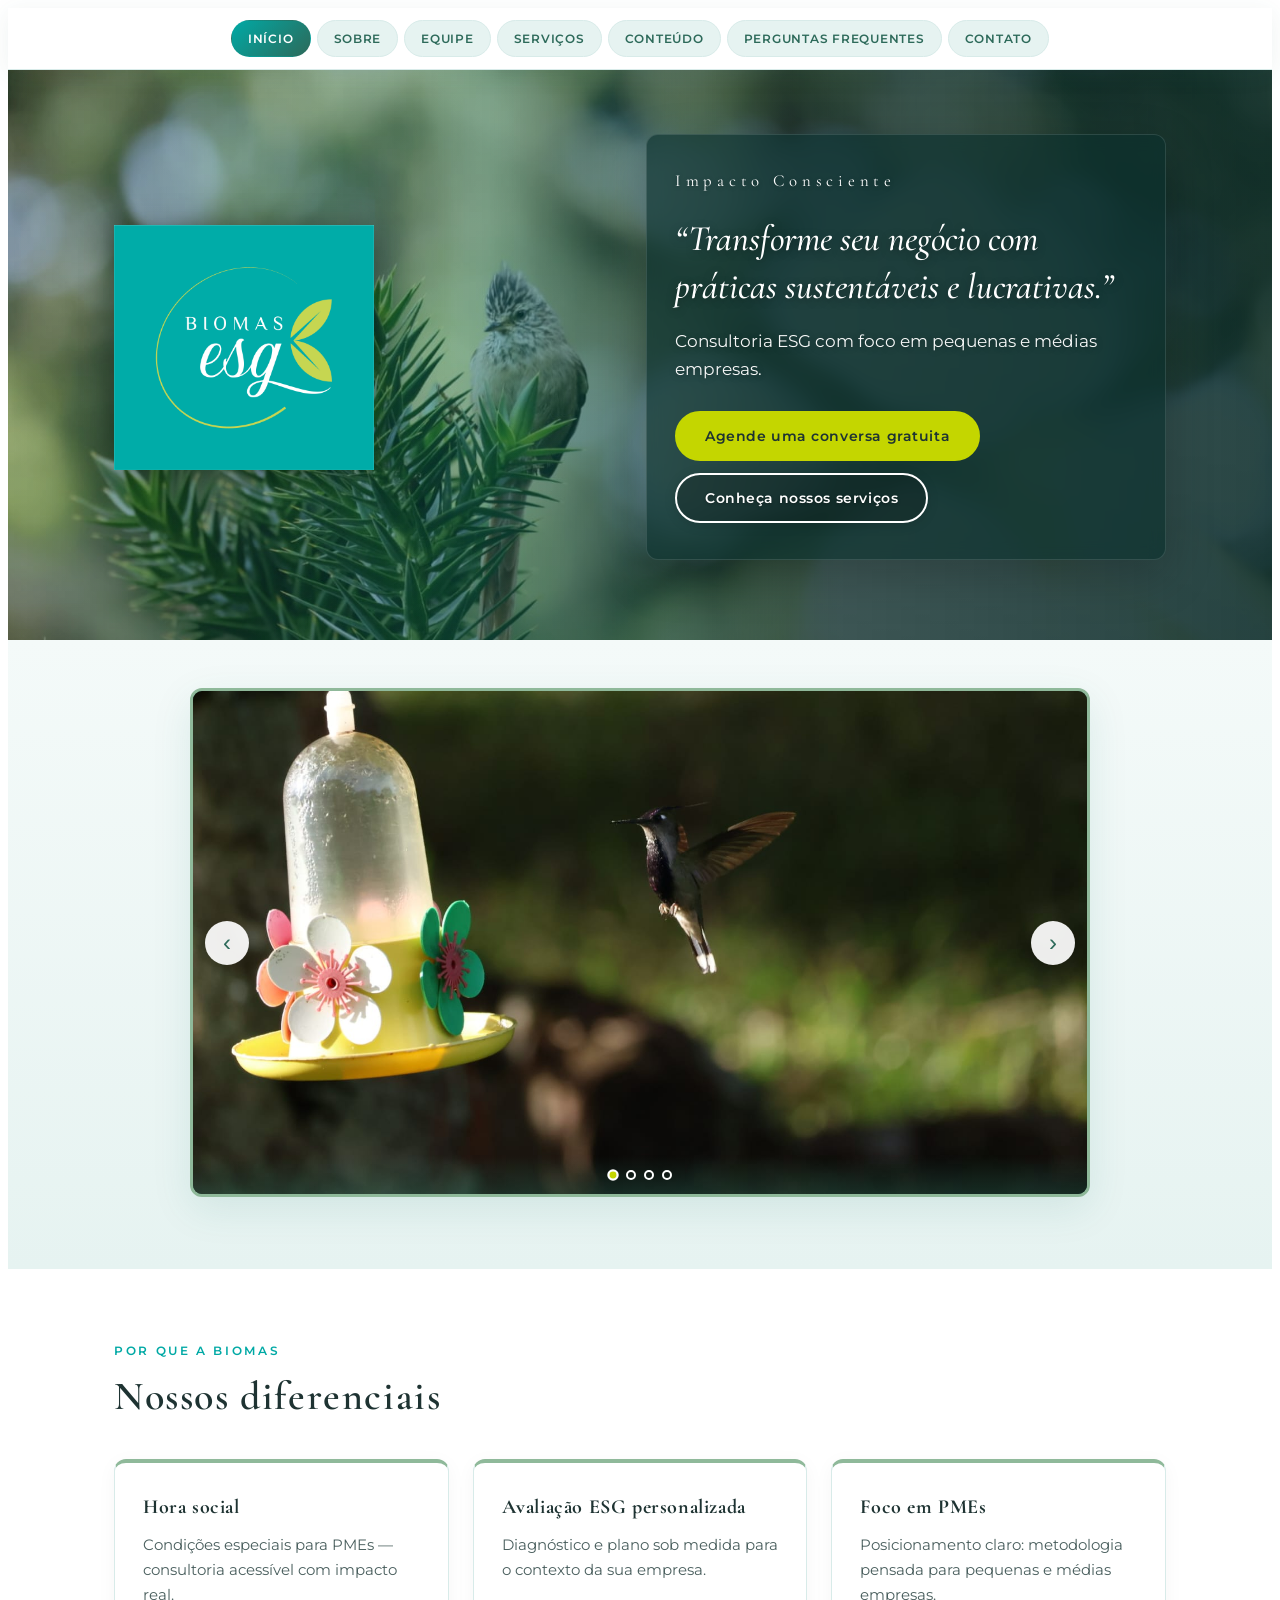
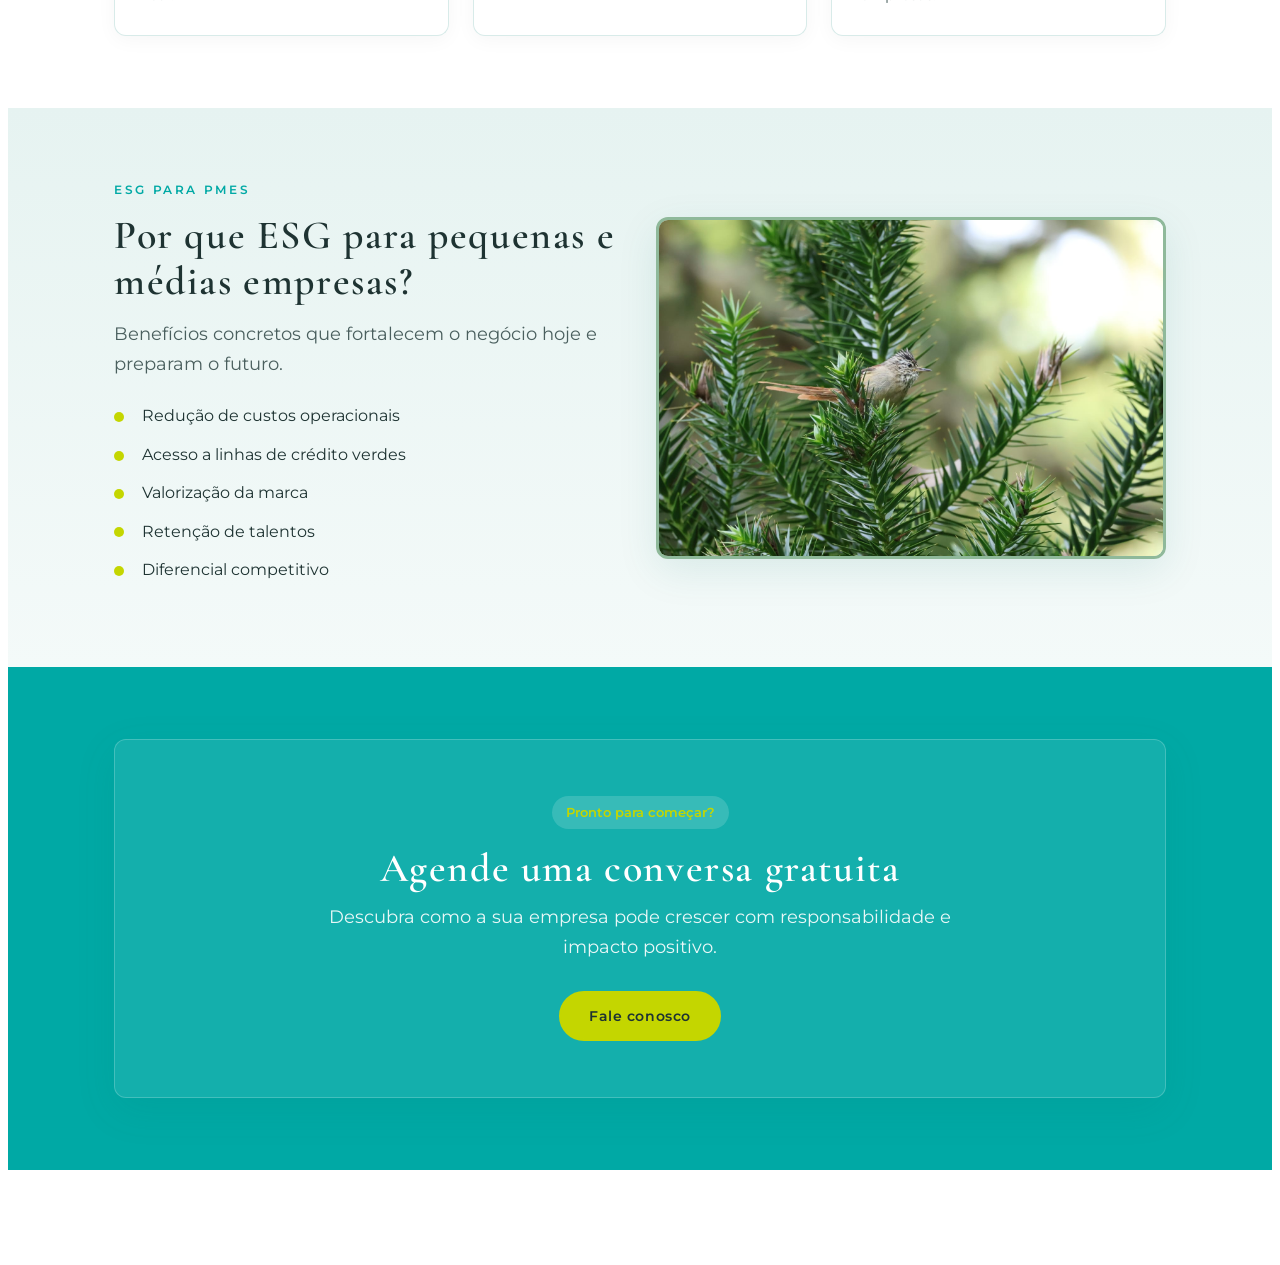
<file: index.html>
<!DOCTYPE html>
<html lang="pt-BR">
<head>
  <meta charset="UTF-8">
  <meta http-equiv="refresh" content="0; url=site/index.html">
  <title>BIOMAS esg</title>
  <link rel="canonical" href="site/index.html">
</head>
<body>
  <p><a href="site/index.html">Abrir site BIOMAS esg</a></p>
</body>
</html>
</file>
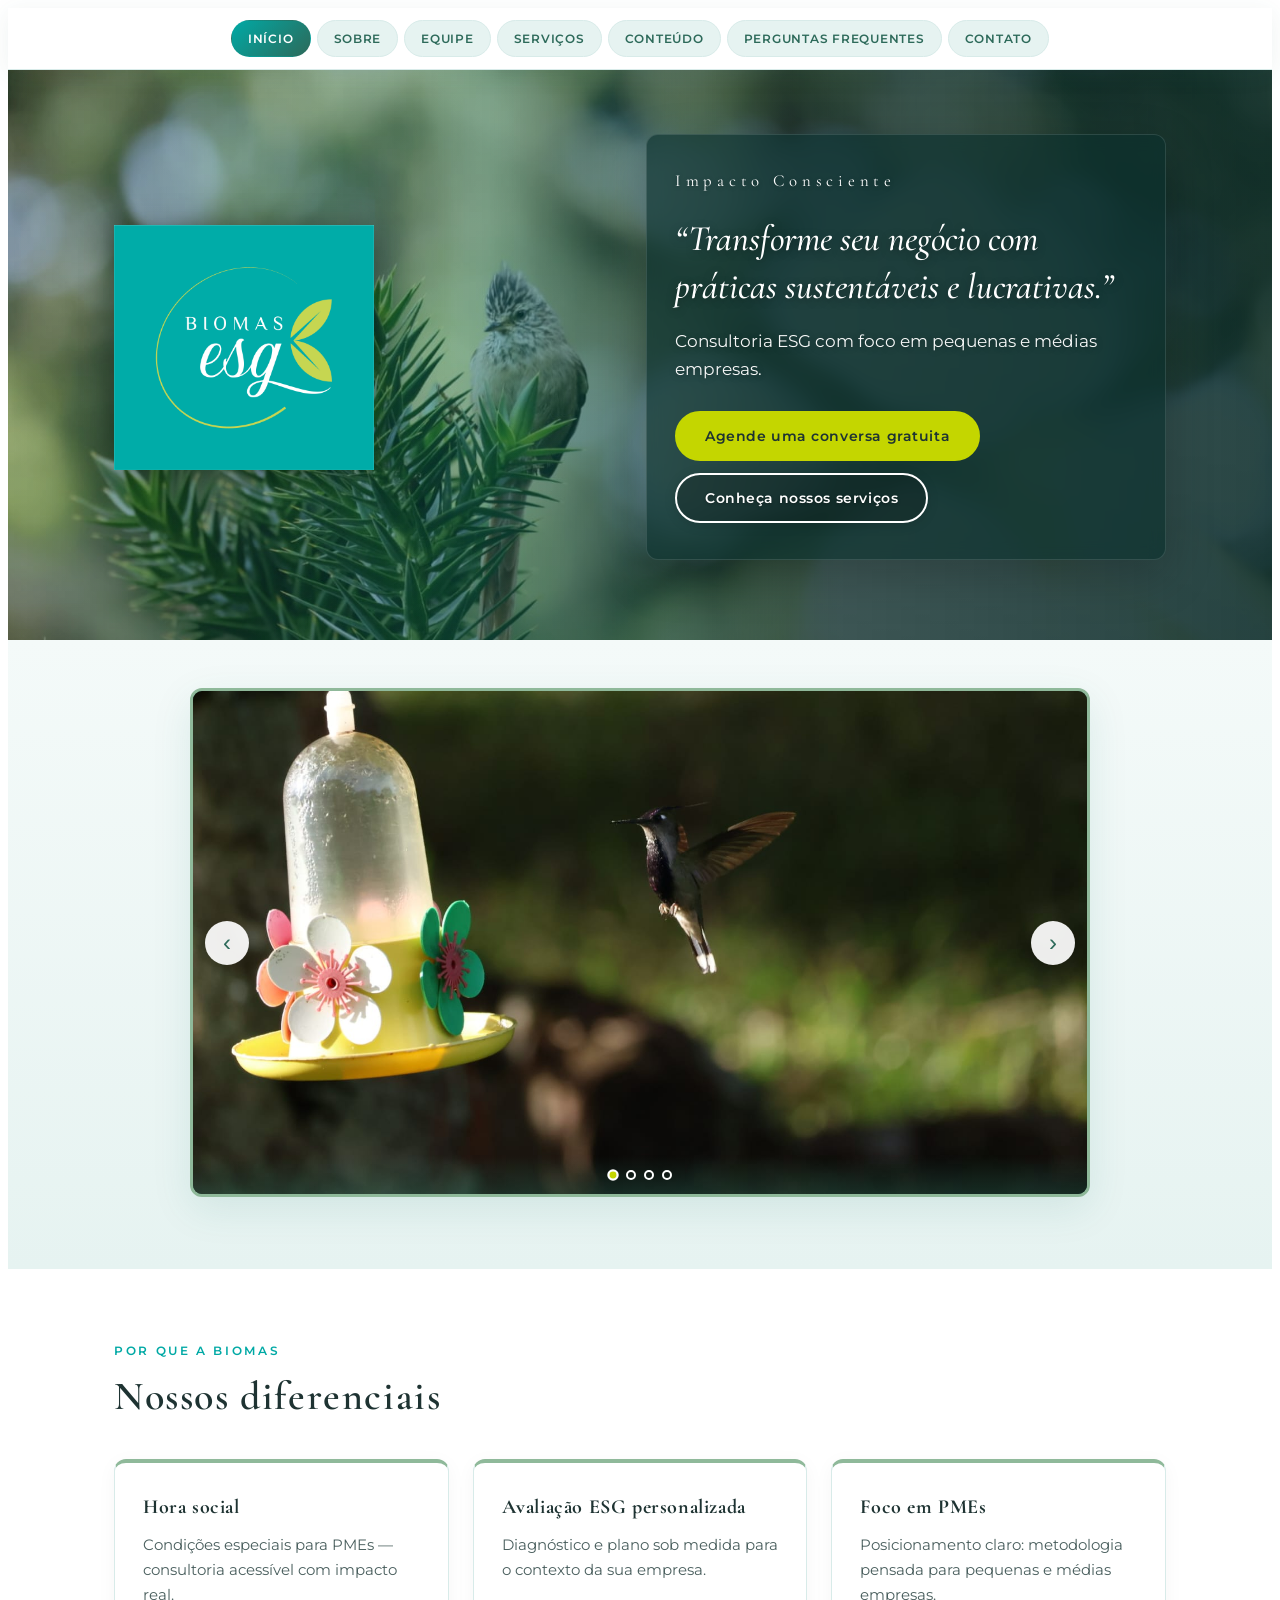
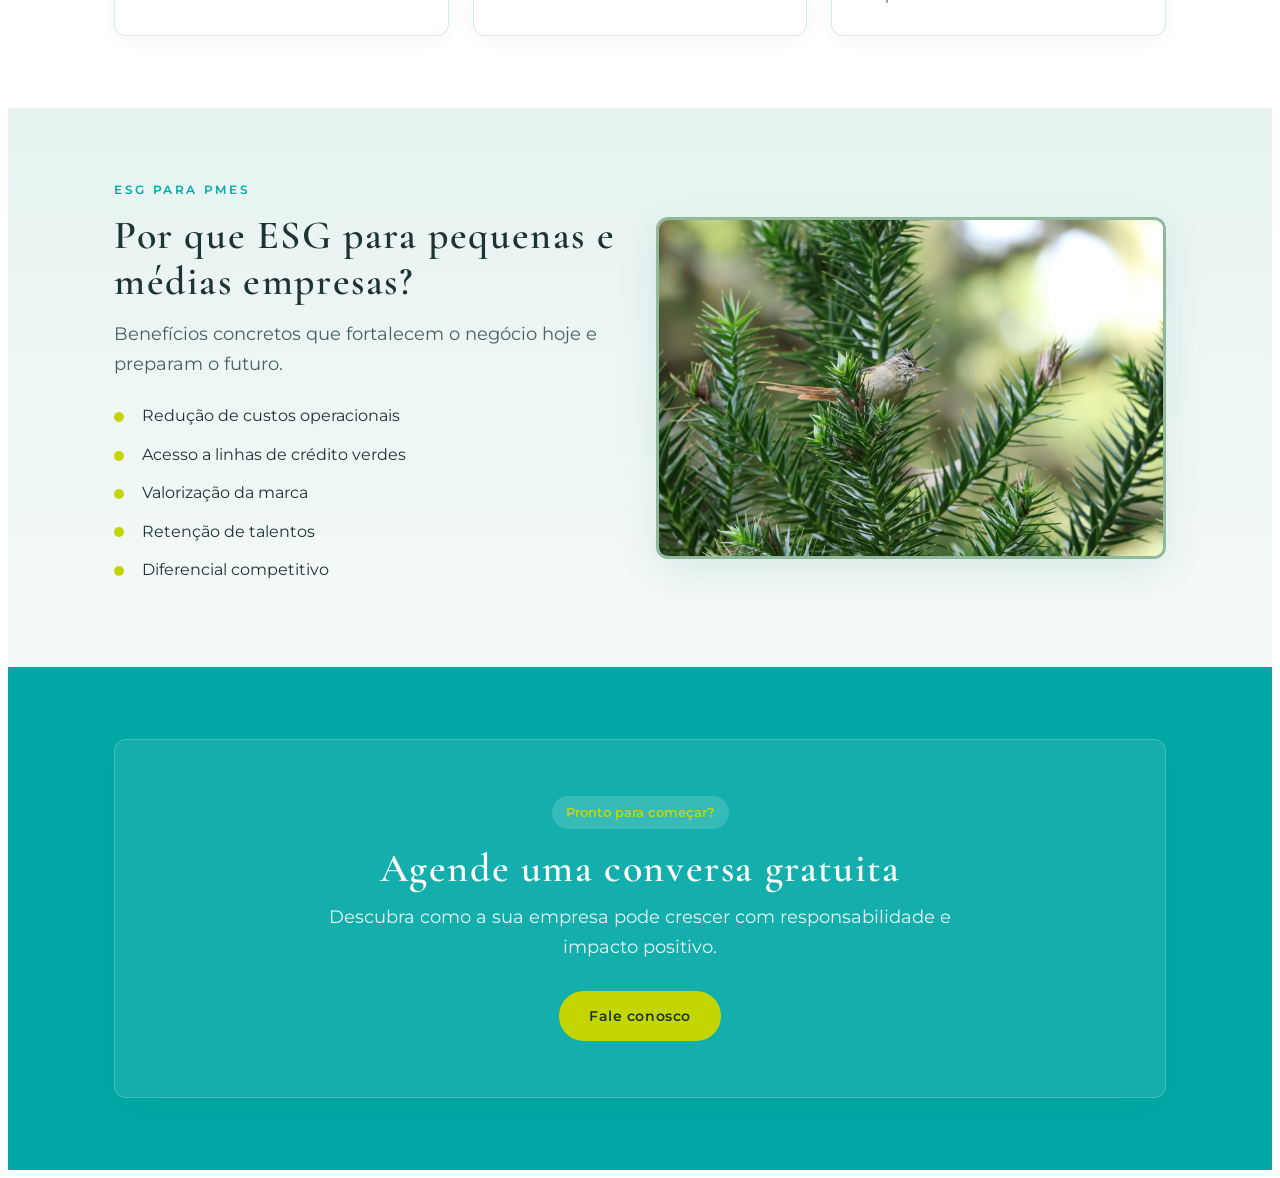
<file: site/index.html>
<!DOCTYPE html>
<html lang="pt-BR">
<head>
  <meta charset="UTF-8">
  <meta name="viewport" content="width=device-width, initial-scale=1.0">
  <title>BIOMAS esg — Consultoria ESG para PMEs</title>
  <meta name="description" content="Consultoria ESG com foco em pequenas e médias empresas. Impacto consciente.">
  <link rel="preconnect" href="https://fonts.googleapis.com">
  <link rel="preconnect" href="https://fonts.gstatic.com" crossorigin>
  <link href="https://fonts.googleapis.com/css2?family=Cormorant+Garamond:ital,wght@0,500;0,600;1,500&family=Montserrat:wght@400;500;600;700&display=swap" rel="stylesheet">
  <link rel="stylesheet" href="css/biomas.css">
</head>
<body>
  <div class="biomas" id="biomas-site">

    <nav class="bio-nav-wrap" aria-label="Navegação principal">
      <div class="bio-main-tabs" role="tablist">
        <button type="button" role="tab" class="is-active" data-bio-main-tab="inicio" aria-selected="true">Início</button>
        <button type="button" role="tab" data-bio-main-tab="sobre" aria-selected="false">Sobre</button>
        <button type="button" role="tab" data-bio-main-tab="equipe" aria-selected="false">Equipe</button>
        <button type="button" role="tab" data-bio-main-tab="servicos" aria-selected="false">Serviços</button>
        <button type="button" role="tab" data-bio-main-tab="conteudo" aria-selected="false">Conteúdo</button>
        <button type="button" role="tab" data-bio-main-tab="faq" aria-selected="false">Perguntas frequentes</button>
        <button type="button" role="tab" data-bio-main-tab="contato" aria-selected="false">Contato</button>
      </div>
    </nav>

    <!-- ========== INÍCIO ========== -->
    <div class="bio-tab-panel is-active" data-bio-main-panel="inicio" role="tabpanel">

      <header class="bio-hero">
        <img class="bio-hero__bg" src="../imagens/passaros-01.jpeg" alt="" width="1920" height="1080">
        <div class="bio-container bio-hero__layout">
          <div class="bio-hero__brand">
            <img class="bio-hero__logo" src="../imagens/logo-principal.png" alt="BIOMAS esg — impacto consciente" width="260">
          </div>
          <div class="bio-hero__content">
            <p class="bio-hero__tagline">Impacto Consciente</p>
            <p class="bio-hero__headline">“Transforme seu negócio com práticas sustentáveis e lucrativas.”</p>
            <p class="bio-hero__sub">Consultoria ESG com foco em pequenas e médias empresas.</p>
            <div class="bio-btn-group">
              <button type="button" class="bio-btn bio-btn--lime" data-bio-main-tab="contato">Agende uma conversa gratuita</button>
              <button type="button" class="bio-btn bio-btn--outline" data-bio-main-tab="servicos">Conheça nossos serviços</button>
            </div>
          </div>
        </div>
      </header>

      <section class="bio-carousel-section" aria-label="Galeria de aves">
        <div class="bio-container">
          <div class="bio-carousel" data-bio-carousel>
            <div class="bio-carousel__viewport">
              <div class="bio-carousel__track">
                <div class="bio-carousel__slide"><img src="../imagens/passaros-06.jpeg" alt="" width="900" height="506"></div>
                <div class="bio-carousel__slide"><img src="../imagens/passaros-07.jpeg" alt="" width="900" height="506"></div>
                <div class="bio-carousel__slide"><img src="../imagens/passaros-08.jpeg" alt="" width="900" height="506"></div>
                <div class="bio-carousel__slide"><img src="../imagens/passaros-09.jpeg" alt="" width="900" height="506"></div>
              </div>
            </div>
            <button type="button" class="bio-carousel__btn bio-carousel__btn--prev" aria-label="Imagem anterior">‹</button>
            <button type="button" class="bio-carousel__btn bio-carousel__btn--next" aria-label="Próxima imagem">›</button>
            <div class="bio-carousel__dots" aria-hidden="true"></div>
          </div>
        </div>
      </section>

      <section class="bio-section">
        <div class="bio-container">
          <p class="bio-eyebrow">Por que a BIOMAS</p>
          <h2 class="bio-title">Nossos diferenciais</h2>
          <div class="bio-grid bio-grid--3" style="margin-top: 40px;">
            <article class="bio-card bio-card--accent bio-card--nature">
              <h3>Hora social</h3>
              <p>Condições especiais para PMEs — consultoria acessível com impacto real.</p>
            </article>
            <article class="bio-card bio-card--accent bio-card--nature">
              <h3>Avaliação ESG personalizada</h3>
              <p>Diagnóstico e plano sob medida para o contexto da sua empresa.</p>
            </article>
            <article class="bio-card bio-card--accent bio-card--nature">
              <h3>Foco em PMEs</h3>
              <p>Posicionamento claro: metodologia pensada para pequenas e médias empresas.</p>
            </article>
          </div>
        </div>
      </section>

      <section class="bio-section bio-section--nature">
        <div class="bio-container bio-split-visual">
          <div>
            <p class="bio-eyebrow">ESG para PMEs</p>
            <h2 class="bio-title">Por que ESG para pequenas e médias empresas?</h2>
            <p class="bio-lead">Benefícios concretos que fortalecem o negócio hoje e preparam o futuro.</p>
            <ul class="bio-list">
              <li>Redução de custos operacionais</li>
              <li>Acesso a linhas de crédito verdes</li>
              <li>Valorização da marca</li>
              <li>Retenção de talentos</li>
              <li>Diferencial competitivo</li>
            </ul>
          </div>
          <div class="bio-split-visual__img">
            <img src="../imagens/passaros-02.jpeg" alt="" width="600" height="450">
          </div>
        </div>
      </section>

      <section class="bio-section bio-section--teal">
        <div class="bio-container">
          <div class="bio-cta-box" style="background: rgba(255,255,255,0.08); border-color: rgba(255,255,255,0.2); color: var(--bio-white);">
            <span class="bio-pill">Pronto para começar?</span>
            <h2 class="bio-title" style="color: inherit;">Agende uma conversa gratuita</h2>
            <p class="bio-lead" style="margin: 0 auto 28px; color: rgba(255,255,255,0.9);">Descubra como a sua empresa pode crescer com responsabilidade e impacto positivo.</p>
            <button type="button" class="bio-btn bio-btn--lime" data-bio-main-tab="contato">Fale conosco</button>
          </div>
        </div>
      </section>
    </div>

    <!-- ========== SOBRE ========== -->
    <div class="bio-tab-panel" data-bio-main-panel="sobre" role="tabpanel">
      <section class="bio-section bio-section--soft">
        <div class="bio-container">
          <div class="bio-visual-banner">
            <img src="../imagens/passaros-03.jpeg" alt="" width="1100" height="220">
          </div>
          <p class="bio-eyebrow">Sobre nós</p>
          <h2 class="bio-title">Propósito, missão e visão</h2>
          <div class="bio-grid bio-grid--2" style="margin-top: 40px;">
            <article class="bio-card bio-card--nature">
              <h3>Propósito</h3>
              <p>Impulsionar a transformação sustentável, engajando empresas na criação de experiências que gerem valor ambiental, social e emocional para as pessoas.</p>
            </article>
            <article class="bio-card bio-card--nature">
              <h3>Missão</h3>
              <p>Transformar empresas em um motor de desenvolvimento socioeconômico, cocriando soluções criativas e acessíveis em empresas comprometidas com a ética, a sustentabilidade e o bem-estar das pessoas.</p>
            </article>
            <article class="bio-card bio-card--nature" style="grid-column: 1 / -1;">
              <h3>Visão</h3>
              <p>Ser reconhecida como agente transformador, capacitando pessoas e empresas para um futuro sustentável, inclusivo e consciente.</p>
            </article>
          </div>
          <p class="bio-quote">Nós unimos técnica, propósito e visão sistêmica para transformar negócios em agentes de impacto positivo — com sustentabilidade, ética e inovação no centro da estratégia.</p>
        </div>
      </section>
    </div>

    <!-- ========== EQUIPE ========== -->
    <div class="bio-tab-panel" data-bio-main-panel="equipe" role="tabpanel">
      <section class="bio-section bio-section--earth">
        <div class="bio-container">
          <p class="bio-eyebrow">Equipe</p>
          <h2 class="bio-title">Quem faz a <span class="bio-brand-word">BIOMAS</span></h2>
          <div class="bio-grid bio-grid--2" style="margin-top: 40px;">
            <article class="bio-card bio-team-card bio-team-card--camila">
              <div class="bio-team-photo-frame">
                <img class="bio-team-photo bio-team-photo--person" src="../imagens/Camila.png" alt="Camila — cofundadora BIOMAS esg" width="400" height="533">
              </div>
              <h3>Camila</h3>
              <p>Camila é uma exploradora nata: apaixonada por viagens, observadora de aves e entusiasta de culturas e paisagens naturais. Engenheira Civil formada desde 2008, construiu uma sólida carreira nas áreas industriais e comerciais, com destaque para seus 11 anos de atuação no setor metroferroviário.</p>
              <p>Sua jornada em sustentabilidade começou em 2011, com uma pós-graduação em Gestão Ambiental, evoluindo para um MBA em ESG (Environmental, Social and Governance) e diversas formações complementares em temas como Economia Circular, Energy Zero, Construções Sustentáveis, Gestão de Riscos, Portfólio e Design de Futuro.</p>
              <p>Camila une técnica e propósito, conectando sua vivência profissional com uma visão sistêmica e ética para transformar o turismo e os negócios em experiências mais sustentáveis, inclusivas e regenerativas.</p>
            </article>
            <article class="bio-card bio-team-card bio-team-card--yara">
              <div class="bio-team-photo-frame">
                <img class="bio-team-photo bio-team-photo--person" src="../imagens/Yara.png" alt="Yara — cofundadora BIOMAS esg" width="400" height="533">
              </div>
              <h3>Yara</h3>
              <p>Yara é movida pela curiosidade e pelo respeito: uma admiradora da diversidade de histórias, culturas e perspectivas, que combina sua paixão pelo novo com uma reverência pelas tradições. Advogada corporativa com mais de uma década de atuação, é especialista em Direito Empresarial, Startups e Governança Corporativa.</p>
              <p>Com uma trajetória sólida no mercado financeiro e uma atuação marcante no ecossistema empreendedor, Yara domina a arte de transformar ideias em negócios viáveis. Atua estrategicamente em todas as fases do ciclo de vida empresarial, oferecendo soluções jurídicas personalizadas, alinhadas às necessidades e à identidade de cada negócio.</p>
              <p>Seu olhar técnico é complementado por uma escuta ativa e uma visão sistêmica, tornando-a uma parceira essencial na construção de empresas resilientes, éticas e inovadoras.</p>
            </article>
          </div>
        </div>
      </section>
    </div>

    <!-- ========== SERVIÇOS ========== -->
    <div class="bio-tab-panel" data-bio-main-panel="servicos" role="tabpanel">
      <section class="bio-section">
        <div class="bio-container">
          <p class="bio-eyebrow">Serviços</p>
          <h2 class="bio-title">Nossa Jornada ESG</h2>
          <div class="bio-intro-services">
            <p class="bio-lead" style="max-width: none; margin-bottom: 12px;">Do diagnóstico à comunicação estratégica, guiamos sua empresa em cada passo rumo à sustentabilidade. Metodologia desenvolvida para PMEs que desejam integrar práticas ESG de forma acessível, prática e com impacto real.</p>
            <p style="font-style: italic; color: var(--bio-teal); margin: 0;"><strong>Jornada flexível e personalizada</strong> — Acreditamos que toda empresa pode evoluir com responsabilidade.</p>
          </div>

          <div class="bio-service-tabs-wrap">
            <div class="bio-service-tabs" role="tablist" aria-label="Serviços ESG">
              <button type="button" role="tab" class="is-active" data-bio-service-tab="diagnostico" aria-selected="true">Diagnóstico</button>
              <button type="button" role="tab" data-bio-service-tab="planejamento" aria-selected="false">Planejamento</button>
              <button type="button" role="tab" data-bio-service-tab="governanca" aria-selected="false">Governança</button>
              <button type="button" role="tab" data-bio-service-tab="integridade" aria-selected="false">Integridade</button>
              <button type="button" role="tab" data-bio-service-tab="educacao" aria-selected="false">Educação</button>
              <button type="button" role="tab" data-bio-service-tab="materialidade" aria-selected="false">Materialidade</button>
              <button type="button" role="tab" data-bio-service-tab="indicadores" aria-selected="false">Indicadores</button>
              <button type="button" role="tab" data-bio-service-tab="stakeholders" aria-selected="false">Stakeholders</button>
              <button type="button" role="tab" data-bio-service-tab="riscos" aria-selected="false">Riscos</button>
              <button type="button" role="tab" data-bio-service-tab="comunicacao" aria-selected="false">Comunicação</button>
            </div>

            <article class="bio-service-panel is-active" data-bio-service-panel="diagnostico" role="tabpanel">
              <div class="bio-service-panel__inner">
                <div>
                  <h3>Diagnóstico ESG</h3>
                  <p class="bio-tagline">Entenda onde sua empresa está e para onde pode ir.</p>
                  <p>Iniciamos com uma análise completa da maturidade ESG da sua empresa. Avaliamos práticas existentes, identificamos riscos e oportunidades, e construímos um retrato fiel do seu ponto de partida.</p>
                </div>
                <div class="bio-service-icon" aria-hidden="true">
                  <svg viewBox="0 0 120 120" xmlns="http://www.w3.org/2000/svg" role="img"><title>Diagnóstico</title><rect class="bio-icon-soft" x="28" y="22" width="52" height="68" rx="6"/><path class="bio-icon-stroke" d="M38 38h32M38 50h24M38 62h28"/><circle class="bio-icon-fill" cx="78" cy="72" r="18"/><path class="bio-icon-stroke" stroke="#fff" d="M72 72l4 4 8-10"/></svg>
                </div>
              </div>
            </article>
            <article class="bio-service-panel" data-bio-service-panel="planejamento" role="tabpanel">
              <div class="bio-service-panel__inner">
                <div>
                  <h3>Planejamento Estratégico</h3>
                  <p class="bio-tagline">Transformamos intenções em ações concretas.</p>
                  <p>Com base no diagnóstico, elaboramos um plano de ação ESG alinhado aos objetivos da empresa. Definimos metas realistas, prazos e responsáveis, sempre respeitando o contexto operacional e financeiro da organização.</p>
                </div>
                <div class="bio-service-icon" aria-hidden="true">
                  <svg viewBox="0 0 120 120" xmlns="http://www.w3.org/2000/svg" role="img"><title>Planejamento</title><path class="bio-icon-stroke" d="M24 88h72"/><circle class="bio-icon-accent" cx="30" cy="88" r="7"/><circle class="bio-icon-fill" cx="60" cy="88" r="7"/><circle class="bio-icon-forest" cx="90" cy="88" r="7"/><path class="bio-icon-stroke" d="M30 81V52l30-22 30 22v29"/><path class="bio-icon-fill" d="M54 38l6-4 6 4v14H54V38z" opacity=".9"/></svg>
                </div>
              </div>
            </article>
            <article class="bio-service-panel" data-bio-service-panel="governanca" role="tabpanel">
              <div class="bio-service-panel__inner">
                <div>
                  <h3>Arquitetura de Governança ESG</h3>
                  <p class="bio-tagline">Estruturas sob medida para PMEs.</p>
                  <p>Desenhamos a estrutura de governança ESG sob medida para pequenas e médias empresas, com regras claras, processos ágeis e alinhamento com as boas práticas do mercado.</p>
                </div>
                <div class="bio-service-icon" aria-hidden="true">
                  <svg viewBox="0 0 120 120" xmlns="http://www.w3.org/2000/svg" role="img"><title>Governança</title><rect class="bio-icon-fill" x="44" y="24" width="32" height="22" rx="4"/><rect class="bio-icon-forest" x="24" y="58" width="28" height="20" rx="4"/><rect class="bio-icon-sky" x="68" y="58" width="28" height="20" rx="4"/><path class="bio-icon-stroke" d="M60 46v12M40 58V50h16M80 58V50H64"/><rect class="bio-icon-accent" x="44" y="86" width="32" height="14" rx="3"/></svg>
                </div>
              </div>
            </article>
            <article class="bio-service-panel" data-bio-service-panel="integridade" role="tabpanel">
              <div class="bio-service-panel__inner">
                <div>
                  <h3>Integridade ESG</h3>
                  <p class="bio-tagline">Ética, transparência e confiança.</p>
                  <p>Implementamos pilares de integridade que reforçam a ética, a transparência e a confiança, com foco em compliance acessível e aplicável ao dia a dia das PMEs.</p>
                </div>
                <div class="bio-service-icon" aria-hidden="true">
                  <svg viewBox="0 0 120 120" xmlns="http://www.w3.org/2000/svg" role="img"><title>Integridade</title><path class="bio-icon-fill" d="M60 22L28 38v28c0 18 14 32 32 36 18-4 32-18 32-36V38L60 22z"/><path class="bio-icon-accent" d="M60 32l-22 10v24c0 12 10 22 22 24 12-2 22-12 22-24V42L60 32z" opacity=".35"/><path class="bio-icon-stroke" stroke="#fff" d="M48 58l8 8 16-16"/></svg>
                </div>
              </div>
            </article>
            <article class="bio-service-panel" data-bio-service-panel="educacao" role="tabpanel">
              <div class="bio-service-panel__inner">
                <div>
                  <h3>Educação Corporativa</h3>
                  <p class="bio-tagline">ESG como parte da cultura empresarial.</p>
                  <p>Capacitamos líderes e equipes para aplicar o ESG no dia a dia da empresa, com treinamentos práticos, linguagem acessível e foco nos desafios reais das pequenas e médias empresas. Programas personalizados para transformar conhecimento em ação e cultura em resultado.</p>
                </div>
                <div class="bio-service-icon" aria-hidden="true">
                  <svg viewBox="0 0 120 120" xmlns="http://www.w3.org/2000/svg" role="img"><title>Educação</title><path class="bio-icon-soft" d="M60 28L22 48l38 18 38-18-38-20z"/><path class="bio-icon-fill" d="M32 54v18c0 10 12 18 28 20 16-2 28-10 28-20V54l-28 14-28-14z"/><path class="bio-icon-stroke" d="M82 50v24"/><circle class="bio-icon-accent" cx="82" cy="78" r="6"/><path class="bio-icon-forest" d="M48 68h24v8H48z" opacity=".8"/></svg>
                </div>
              </div>
            </article>
            <article class="bio-service-panel" data-bio-service-panel="materialidade" role="tabpanel">
              <div class="bio-service-panel__inner">
                <div>
                  <h3>Análise de Materialidade ESG</h3>
                  <p class="bio-tagline">Foco no que realmente importa.</p>
                  <p>Identificamos os temas ESG mais relevantes para sua empresa e seus públicos de interesse. A matriz de materialidade orienta decisões estratégicas e garante que os esforços estejam direcionados ao que gera mais valor.</p>
                </div>
                <div class="bio-service-icon" aria-hidden="true">
                  <svg viewBox="0 0 120 120" xmlns="http://www.w3.org/2000/svg" role="img"><title>Materialidade</title><rect class="bio-icon-soft" x="26" y="26" width="30" height="30" rx="4"/><rect class="bio-icon-soft" x="64" y="26" width="30" height="30" rx="4"/><rect class="bio-icon-soft" x="26" y="64" width="30" height="30" rx="4"/><rect class="bio-icon-fill" x="64" y="64" width="30" height="30" rx="4"/><path class="bio-icon-stroke" d="M79 74l8 8M74 79l8-8"/><circle class="bio-icon-accent" cx="41" cy="41" r="5"/></svg>
                </div>
              </div>
            </article>
            <article class="bio-service-panel" data-bio-service-panel="indicadores" role="tabpanel">
              <div class="bio-service-panel__inner">
                <div>
                  <h3>Definição de Indicadores ESG</h3>
                  <p class="bio-tagline">O que não se mede, não se melhora.</p>
                  <p>Estabelecemos indicadores claros e objetivos para acompanhar o desempenho ESG da empresa. Criamos ferramentas simples para monitoramento e relatórios que facilitam a tomada de decisão.</p>
                </div>
                <div class="bio-service-icon" aria-hidden="true">
                  <svg viewBox="0 0 120 120" xmlns="http://www.w3.org/2000/svg" role="img"><title>Indicadores</title><path class="bio-icon-stroke" d="M28 88V52M48 88V68M68 88V44M88 88V32"/><rect class="bio-icon-fill" x="24" y="48" width="12" height="40" rx="3"/><rect class="bio-icon-sky" x="44" y="64" width="12" height="24" rx="3"/><rect class="bio-icon-forest" x="64" y="40" width="12" height="48" rx="3"/><rect class="bio-icon-accent" x="84" y="28" width="12" height="60" rx="3"/></svg>
                </div>
              </div>
            </article>
            <article class="bio-service-panel" data-bio-service-panel="stakeholders" role="tabpanel">
              <div class="bio-service-panel__inner">
                <div>
                  <h3>Gestão de Stakeholders</h3>
                  <p class="bio-tagline">Relacionamentos que fortalecem o negócio.</p>
                  <p>Mapeamos os principais públicos da empresa e desenvolvemos estratégias de engajamento. Promover diálogo e transparência é essencial para construir confiança e gerar valor compartilhado.</p>
                </div>
                <div class="bio-service-icon" aria-hidden="true">
                  <svg viewBox="0 0 120 120" xmlns="http://www.w3.org/2000/svg" role="img"><title>Stakeholders</title><circle class="bio-icon-fill" cx="60" cy="38" r="12"/><circle class="bio-icon-forest" cx="32" cy="72" r="10"/><circle class="bio-icon-sky" cx="88" cy="72" r="10"/><circle class="bio-icon-accent" cx="60" cy="88" r="9"/><path class="bio-icon-stroke" d="M52 48l-12 18M68 48l12 18M60 50v30M48 76h24"/></svg>
                </div>
              </div>
            </article>
            <article class="bio-service-panel" data-bio-service-panel="riscos" role="tabpanel">
              <div class="bio-service-panel__inner">
                <div>
                  <h3>Gestão de Riscos ESG</h3>
                  <p class="bio-tagline">Antecipar riscos é proteger o futuro.</p>
                  <p>Identificamos riscos ambientais, sociais e de governança que podem impactar a operação, reputação ou sustentabilidade da empresa. Propomos medidas de mitigação e integração com a gestão de riscos corporativa.</p>
                </div>
                <div class="bio-service-icon" aria-hidden="true">
                  <svg viewBox="0 0 120 120" xmlns="http://www.w3.org/2000/svg" role="img"><title>Riscos</title><path class="bio-icon-soft" d="M60 24a36 36 0 0 1 0 72 36 36 0 0 1 0-72z" opacity=".4"/><path class="bio-icon-stroke" d="M60 36a24 24 0 0 1 0 48 24 24 0 0 1 0-48z"/><path class="bio-icon-fill" d="M58 44h4l2 14h-8l2-14z"/><circle class="bio-icon-accent" cx="60" cy="66" r="3"/><path class="bio-icon-stroke" d="M36 60h6M78 60h6M60 36v6M60 78v6"/></svg>
                </div>
              </div>
            </article>
            <article class="bio-service-panel" data-bio-service-panel="comunicacao" role="tabpanel">
              <div class="bio-service-panel__inner">
                <div>
                  <h3>Comunicação ESG</h3>
                  <p class="bio-tagline">Conte sua história com propósito e transparência.</p>
                  <p>Ajudamos sua empresa a comunicar suas ações e resultados ESG de forma estratégica, clara e inspiradora. Isso fortalece a reputação, engaja colaboradores e atrai clientes e investidores conscientes.</p>
                </div>
                <div class="bio-service-icon" aria-hidden="true">
                  <svg viewBox="0 0 120 120" xmlns="http://www.w3.org/2000/svg" role="img"><title>Comunicação</title><path class="bio-icon-fill" d="M28 44h44l16 14V44h8v40H28V44z"/><path class="bio-icon-accent" d="M72 58l16 12V46L72 58z"/><path class="bio-icon-stroke" d="M36 56h28M36 66h20"/><path class="bio-icon-soft" d="M88 32c6 4 10 10 10 16s-4 12-10 16" opacity=".7"/><path class="bio-icon-soft" d="M96 28c8 6 14 14 14 24s-6 18-14 24" opacity=".45"/></svg>
                </div>
              </div>
            </article>
          </div>
        </div>
      </section>
    </div>

    <!-- ========== CONTEÚDO ========== -->
    <div class="bio-tab-panel" data-bio-main-panel="conteudo" role="tabpanel">
      <section class="bio-section bio-section--nature">
        <div class="bio-container bio-split-visual">
          <div>
            <p class="bio-eyebrow">Conteúdo</p>
            <h2 class="bio-title">Conteúdo ESG</h2>
            <ul class="bio-list" style="margin-top: 24px;">
              <li>Artigos sobre ESG para PMEs</li>
              <li>Guias gratuitos</li>
              <li>Notícias e tendências</li>
              <li><a href="https://www.instagram.com/esgbiomas/" target="_blank" rel="noopener noreferrer">Dicas Práticas</a></li>
            </ul>
          </div>
          <div class="bio-split-visual__img">
            <img src="../imagens/passaros-08.jpeg" alt="" width="600" height="450">
          </div>
        </div>
      </section>
    </div>

    <!-- ========== PERGUNTAS FREQUENTES ========== -->
    <div class="bio-tab-panel" data-bio-main-panel="faq" role="tabpanel">
      <section class="bio-section bio-section--soft">
        <div class="bio-container">
          <p class="bio-eyebrow">Perguntas frequentes</p>
          <h2 class="bio-title">Perguntas frequentes</h2>
          <div class="bio-faq" style="margin-top: 32px;">
            <details>
              <summary>O que é consultoria ESG para PMEs?</summary>
              <p>É o acompanhamento especializado para integrar práticas ambientais, sociais e de governança de forma acessível, alinhada ao tamanho e à realidade da sua empresa.</p>
            </details>
            <details>
              <summary>O que é a Hora social?</summary>
              <p>Condições especiais de atendimento para pequenas e médias empresas. Entre em contato para conhecer os detalhes.</p>
            </details>
            <details>
              <summary>Como começar?</summary>
              <p>Agende uma conversa gratuita pelo formulário, WhatsApp ou e-mail na aba Contato.</p>
            </details>
          </div>
        </div>
      </section>
    </div>

    <!-- ========== CONTATO ========== -->
    <div class="bio-tab-panel" data-bio-main-panel="contato" role="tabpanel">
      <section class="bio-section bio-section--teal">
        <div class="bio-container bio-contact-wrap">
          <img class="bio-logo-secondary" src="../imagens/logo-tagline.png" alt="BIOMAS esg impacto consciente" style="margin: 0 auto 20px;" width="200">
          <h2 class="bio-title" style="color: var(--bio-white); text-align: center;">Contato</h2>
          <p class="bio-lead" style="margin: 0 auto 28px; color: rgba(255,255,255,0.92); text-align: center; max-width: 100%;">Escolha como prefere falar conosco</p>

          <div class="bio-contact-tabs" role="tablist" aria-label="Canais de contato">
            <button type="button" role="tab" class="is-active" data-bio-contact-tab="whatsapp" aria-selected="true">WhatsApp</button>
            <button type="button" role="tab" data-bio-contact-tab="email" aria-selected="false">E-mail</button>
            <button type="button" role="tab" data-bio-contact-tab="agendar" aria-selected="false">Agendar conversa</button>
          </div>

          <div class="bio-contact-panel is-active" data-bio-contact-panel="whatsapp" role="tabpanel">
            <h3>WhatsApp</h3>
            <p>Atendimento rápido para tirar dúvidas sobre consultoria ESG para PMEs.</p>
            <p class="bio-contact-mock"><strong>(11) 97387-7359</strong></p>
            <a class="bio-btn bio-btn--lime" href="https://wa.me/5511973877359?text=Ol%C3%A1%2C%20gostaria%20de%20saber%20mais%20sobre%20consultoria%20ESG." target="_blank" rel="noopener noreferrer">Abrir conversa no WhatsApp</a>
          </div>

          <div class="bio-contact-panel" data-bio-contact-panel="email" role="tabpanel">
            <h3>E-mail</h3>
            <p>Envie sua mensagem e retornamos em até 1 dia útil.</p>
            <p class="bio-contact-mock"><strong>contato@biomasesg.com.br</strong></p>
            <a class="bio-btn bio-btn--lime" href="mailto:contato@biomasesg.com.br?subject=Consultoria%20ESG%20-%20PME">Enviar e-mail</a>
          </div>

          <div class="bio-contact-panel" data-bio-contact-panel="agendar" role="tabpanel">
            <h3>Agende uma conversa gratuita</h3>
            <p>Preencha o formulário abaixo (demonstração — no Wix, use o formulário nativo).</p>
            <form class="bio-form" action="#" method="post" data-bio-form-mock>
              <label>Nome completo<input type="text" name="nome" placeholder="Seu nome" required></label>
              <label>E-mail<input type="email" name="email" placeholder="seu@email.com" required></label>
              <label>Empresa<input type="text" name="empresa" placeholder="Nome da empresa"></label>
              <label>Mensagem<textarea name="mensagem" rows="4" placeholder="Como podemos ajudar?"></textarea></label>
              <button type="submit" class="bio-btn bio-btn--lime">Enviar solicitação</button>
              <p class="bio-form-note" hidden data-bio-form-success>Obrigado! Em breve entraremos em contato. (simulação)</p>
            </form>
          </div>

          <div class="bio-contact-visual">
            <img src="../imagens/passaros-10.jpeg" alt="" width="480" height="320">
          </div>
        </div>
      </section>

      <footer class="bio-footer-note">
        <img src="../imagens/logo-fundo-branco.png" alt="" width="120" style="margin: 0 auto 12px; opacity: 0.7;">
        <p>© BIOMAS esg — impacto consciente</p>
      </footer>
    </div>

  </div>

  <script src="js/biomas.js"></script>
</body>
</html>
</file>
<file: site/css/biomas.css>
/* BIOMAS ESG — estilos com escopo para embed no Wix (.biomas) */
.biomas,
.biomas *,
.biomas *::before,
.biomas *::after {
  box-sizing: border-box;
}

.biomas {
  --bio-teal: #00a9a5;
  --bio-teal-dark: #008f8c;
  --bio-lime: #c4d600;
  --bio-lime-dark: #a8b800;
  --bio-white: #ffffff;
  --bio-text: #1e3332;
  --bio-text-muted: #4a5f5e;
  --bio-bg-soft: #f4faf9;
  --bio-border: #d8ebe9;
  /* Tons inspirados nas fotos Passaros */
  --bio-forest: #2d6a5a;
  --bio-sky: #4a8f9c;
  --bio-sage: #8fb99a;
  --bio-earth: #9a7d5c;
  --bio-gold: #c9a227;
  --bio-mist: #e6f3f1;
  --bio-shadow: 0 12px 40px rgba(0, 105, 102, 0.1);
  --bio-radius: 12px;
  --bio-font-serif: "Cormorant Garamond", Georgia, "Times New Roman", serif;
  --bio-font-sans: "Montserrat", "Segoe UI", Arial, sans-serif;
  --bio-max: 1100px;
  font-family: var(--bio-font-sans);
  color: var(--bio-text);
  line-height: 1.65;
  font-size: 16px;
}

.biomas img {
  max-width: 100%;
  height: auto;
  display: block;
}

.biomas a {
  color: var(--bio-teal-dark);
  text-decoration-thickness: 1px;
  text-underline-offset: 3px;
}

.biomas a:hover {
  color: var(--bio-teal);
}

.biomas .bio-container {
  width: 100%;
  max-width: var(--bio-max);
  margin: 0 auto;
  padding: 0 24px;
}

.biomas .bio-section {
  padding: 72px 0;
}

.biomas .bio-section--soft {
  background: var(--bio-bg-soft);
}

.biomas .bio-section--teal {
  background: var(--bio-teal);
  color: var(--bio-white);
}

.biomas .bio-section--teal a {
  color: var(--bio-lime);
}

.biomas .bio-eyebrow {
  font-size: 0.75rem;
  letter-spacing: 0.22em;
  text-transform: uppercase;
  color: var(--bio-teal);
  font-weight: 600;
  margin: 0 0 12px;
}

.biomas .bio-section--teal .bio-eyebrow {
  color: var(--bio-lime);
}

.biomas .bio-title {
  font-family: var(--bio-font-serif);
  font-weight: 600;
  line-height: 1.15;
  margin: 0 0 16px;
  letter-spacing: 0.04em;
}

.biomas h1.bio-title {
  font-size: clamp(2rem, 5vw, 3rem);
}

.biomas h2.bio-title {
  font-size: clamp(1.75rem, 4vw, 2.5rem);
}

.biomas h3.bio-title {
  font-size: clamp(1.25rem, 3vw, 1.5rem);
}

/* Palavra BIOMAS em títulos — serifada, alinhada à marca (sem script) */
.biomas .bio-brand-word {
  font-family: var(--bio-font-serif);
  font-size: 1em;
  font-weight: 600;
  font-style: normal;
  letter-spacing: 0.14em;
  text-transform: uppercase;
  color: var(--bio-teal);
}

.biomas .bio-lead {
  font-size: 1.125rem;
  color: var(--bio-text-muted);
  margin: 0 0 24px;
  max-width: 52ch;
}

.biomas .bio-section--teal .bio-lead {
  color: rgba(255, 255, 255, 0.92);
}

.biomas .bio-hero {
  background: linear-gradient(135deg, var(--bio-teal) 0%, var(--bio-teal-dark) 100%);
  color: var(--bio-white);
  padding: 64px 0 80px;
  text-align: left;
}

.biomas .bio-hero__layout {
  display: grid;
  grid-template-columns: minmax(180px, 300px) 1fr;
  align-items: center;
  gap: clamp(20px, 4vw, 48px);
  min-height: min(420px, 70vh);
}

.biomas .bio-hero__brand {
  display: flex;
  align-items: center;
  justify-content: flex-start;
}

.biomas .bio-hero__logo {
  width: min(260px, 36vw);
  margin: 0;
  filter: drop-shadow(0 4px 16px rgba(0, 0, 0, 0.35));
}

.biomas .bio-hero__content {
  max-width: 520px;
  margin: 0 0 0 auto;
  padding: 32px 28px 36px;
  border-radius: var(--bio-radius);
  background: rgba(12, 48, 45, 0.65);
  backdrop-filter: blur(8px);
  -webkit-backdrop-filter: blur(8px);
  border: 1px solid rgba(255, 255, 255, 0.12);
  box-shadow: 0 16px 48px rgba(0, 0, 0, 0.22);
  text-align: left;
}

@media (max-width: 767px) {
  .biomas .bio-hero__layout {
    grid-template-columns: 1fr;
    text-align: center;
  }

  .biomas .bio-hero__brand {
    justify-content: center;
  }

  .biomas .bio-hero__logo {
    width: min(220px, 70vw);
    margin: 0 auto;
  }

  .biomas .bio-hero__content {
    margin: 0 auto;
    text-align: center;
  }
}

.biomas .bio-hero__tagline {
  font-family: var(--bio-font-serif);
  font-size: 1.05rem;
  letter-spacing: 0.28em;
  margin: 0 0 20px;
  color: var(--bio-white);
  text-shadow: 0 1px 4px rgba(0, 0, 0, 0.35);
}

.biomas .bio-hero__headline {
  font-family: var(--bio-font-serif);
  font-size: clamp(1.5rem, 4vw, 2.25rem);
  font-style: italic;
  font-weight: 500;
  max-width: 28ch;
  margin: 0 0 16px;
  line-height: 1.35;
  color: var(--bio-white);
  text-shadow: 0 2px 10px rgba(0, 0, 0, 0.4);
}

.biomas .bio-hero__sub {
  font-size: 1.05rem;
  margin: 0 0 28px;
  max-width: 40ch;
  color: rgba(255, 255, 255, 0.96);
  text-shadow: 0 1px 6px rgba(0, 0, 0, 0.35);
}

.biomas .bio-hero .bio-btn--outline {
  background: rgba(0, 0, 0, 0.2);
  text-shadow: 0 1px 3px rgba(0, 0, 0, 0.35);
  box-shadow: 0 2px 12px rgba(0, 0, 0, 0.15);
}

.biomas .bio-hero .bio-btn--outline:hover {
  background: var(--bio-white);
  color: var(--bio-teal);
  text-shadow: none;
}

.biomas .bio-btn {
  display: inline-block;
  padding: 14px 28px;
  border-radius: 999px;
  font-weight: 600;
  font-size: 0.9rem;
  letter-spacing: 0.04em;
  text-decoration: none;
  transition: transform 0.2s, box-shadow 0.2s, background 0.2s;
  border: 2px solid transparent;
  cursor: pointer;
  font-family: inherit;
}

.biomas button.bio-btn {
  appearance: none;
}

.biomas .bio-btn--lime {
  background: var(--bio-lime);
  color: var(--bio-text) !important;
  border-color: var(--bio-lime);
}

.biomas a.bio-btn--lime,
.biomas button.bio-btn--lime {
  color: var(--bio-text) !important;
}

.biomas .bio-btn--lime:hover {
  background: var(--bio-lime-dark);
  border-color: var(--bio-lime-dark);
  color: var(--bio-text);
  transform: translateY(-2px);
  box-shadow: var(--bio-shadow);
}

.biomas .bio-btn--outline {
  background: transparent;
  color: var(--bio-white);
  border-color: var(--bio-white);
}

.biomas .bio-btn--outline:hover {
  background: var(--bio-white);
  color: var(--bio-teal);
}

.biomas .bio-btn--teal {
  background: var(--bio-teal);
  color: var(--bio-white);
  border-color: var(--bio-teal);
}

.biomas .bio-btn--teal:hover {
  background: var(--bio-teal-dark);
  border-color: var(--bio-teal-dark);
  color: var(--bio-white);
}

.biomas .bio-btn-group {
  display: flex;
  flex-wrap: wrap;
  gap: 12px;
  justify-content: center;
}

.biomas .bio-grid {
  display: grid;
  gap: 24px;
}

.biomas .bio-grid--2 {
  grid-template-columns: repeat(auto-fit, minmax(260px, 1fr));
}

.biomas .bio-grid--3 {
  grid-template-columns: repeat(auto-fit, minmax(220px, 1fr));
}

.biomas .bio-card {
  background: var(--bio-white);
  border: 1px solid var(--bio-border);
  border-radius: var(--bio-radius);
  padding: 28px;
  box-shadow: 0 4px 20px rgba(0, 0, 0, 0.04);
}

.biomas .bio-card--accent {
  border-top: 4px solid var(--bio-lime);
}

.biomas .bio-card h3 {
  font-family: var(--bio-font-serif);
  font-size: 1.25rem;
  margin: 0 0 8px;
  letter-spacing: 0.03em;
}

.biomas .bio-card p {
  margin: 0;
  color: var(--bio-text-muted);
  font-size: 0.95rem;
}

.biomas .bio-list {
  margin: 0;
  padding: 0;
  list-style: none;
}

.biomas .bio-list li {
  position: relative;
  padding-left: 28px;
  margin-bottom: 12px;
}

.biomas .bio-list li::before {
  content: "";
  position: absolute;
  left: 0;
  top: 0.55em;
  width: 10px;
  height: 10px;
  border-radius: 50%;
  background: var(--bio-lime);
}

.biomas .bio-split {
  display: grid;
  gap: 40px;
  align-items: center;
}

@media (min-width: 768px) {
  .biomas .bio-split {
    grid-template-columns: 1fr 1fr;
  }
}

.biomas .bio-quote {
  font-family: var(--bio-font-serif);
  font-size: 1.35rem;
  font-style: italic;
  border-left: 4px solid var(--bio-lime);
  padding: 8px 0 8px 24px;
  margin: 32px 0;
  color: var(--bio-teal-dark);
}

.biomas .bio-team-card {
  text-align: left;
}

.biomas .bio-team-card h3 {
  font-family: var(--bio-font-serif);
  margin: 0 0 12px;
  color: var(--bio-teal);
}

.biomas .bio-team-card p {
  margin: 0 0 12px;
  font-size: 0.95rem;
  color: var(--bio-text-muted);
}

.biomas .bio-team-card p:last-child {
  margin-bottom: 0;
}

.biomas .bio-service {
  padding: 32px 0;
  border-bottom: 1px solid var(--bio-border);
}

.biomas .bio-service:last-child {
  border-bottom: none;
}

.biomas .bio-service h3 {
  font-family: var(--bio-font-serif);
  color: var(--bio-teal);
  margin: 0 0 8px;
  font-size: 1.35rem;
}

.biomas .bio-service .bio-tagline {
  font-weight: 600;
  margin: 0 0 8px;
  color: var(--bio-text);
}

.biomas .bio-service p {
  margin: 0;
  color: var(--bio-text-muted);
}

.biomas .bio-cta-box {
  text-align: center;
  padding: 56px 32px;
  background: var(--bio-white);
  border-radius: var(--bio-radius);
  box-shadow: var(--bio-shadow);
  border: 1px solid var(--bio-border);
}

.biomas .bio-cta-box h2 {
  margin-bottom: 12px;
}

.biomas .bio-footer-note {
  text-align: center;
  font-size: 0.85rem;
  color: var(--bio-text-muted);
  padding: 24px;
}

.biomas .bio-logo-secondary {
  width: min(200px, 50vw);
  opacity: 0.9;
}

.biomas .bio-pill {
  display: inline-block;
  padding: 6px 14px;
  background: rgba(196, 214, 0, 0.2);
  color: var(--bio-teal-dark);
  border-radius: 999px;
  font-size: 0.8rem;
  font-weight: 600;
  margin-bottom: 16px;
}

.biomas .bio-section--teal .bio-pill {
  background: rgba(255, 255, 255, 0.15);
  color: var(--bio-lime);
}

.biomas .bio-faq details {
  border: 1px solid var(--bio-border);
  border-radius: var(--bio-radius);
  padding: 16px 20px;
  margin-bottom: 12px;
  background: var(--bio-white);
}

.biomas .bio-faq summary {
  font-weight: 600;
  cursor: pointer;
  list-style: none;
}

.biomas .bio-faq summary::-webkit-details-marker {
  display: none;
}

.biomas .bio-faq p {
  margin: 12px 0 0;
  color: var(--bio-text-muted);
  font-size: 0.95rem;
}

.biomas .bio-contact-list {
  display: flex;
  flex-wrap: wrap;
  gap: 16px 32px;
  justify-content: center;
  margin: 24px 0 0;
  padding: 0;
  list-style: none;
}

.biomas .bio-contact-list a {
  font-weight: 600;
}

/* —— Contato: abas estilo e-mail —— */
.biomas .bio-contact-wrap {
  max-width: 720px;
  margin: 0 auto;
}

.biomas .bio-contact-tabs {
  display: flex;
  flex-wrap: wrap;
  gap: 0;
  margin: 0 0 0;
  padding: 0;
  list-style: none;
  background: rgba(0, 0, 0, 0.15);
  border-radius: var(--bio-radius) var(--bio-radius) 0 0;
  overflow: hidden;
}

.biomas .bio-contact-tabs button {
  flex: 1 1 auto;
  min-width: 120px;
  border: none;
  border-bottom: 3px solid transparent;
  background: rgba(255, 255, 255, 0.08);
  color: rgba(255, 255, 255, 0.85);
  font-family: inherit;
  font-size: 0.82rem;
  font-weight: 600;
  padding: 14px 12px;
  cursor: pointer;
  transition: background 0.2s, color 0.2s, border-color 0.2s;
}

.biomas .bio-contact-tabs button:hover {
  background: rgba(255, 255, 255, 0.18);
  color: var(--bio-white);
}

.biomas .bio-contact-tabs button.is-active {
  background: var(--bio-white);
  color: var(--bio-teal-dark);
  border-bottom-color: var(--bio-lime);
}

.biomas .bio-contact-panel {
  display: none;
  background: var(--bio-white);
  color: var(--bio-text);
  border-radius: 0 0 var(--bio-radius) var(--bio-radius);
  padding: 32px 28px;
  text-align: left;
  animation: bioFadeIn 0.3s ease;
}

.biomas .bio-contact-panel.is-active {
  display: block;
}

.biomas .bio-contact-panel h3 {
  font-family: var(--bio-font-serif);
  color: var(--bio-teal);
  margin: 0 0 12px;
  font-size: 1.35rem;
}

.biomas .bio-contact-panel p {
  margin: 0 0 16px;
  color: var(--bio-text-muted);
}

.biomas .bio-contact-mock {
  font-size: 1.15rem;
  color: var(--bio-text) !important;
  margin-bottom: 24px !important;
}

.biomas .bio-contact-panel .bio-btn--lime {
  display: inline-block;
  text-decoration: none;
}

.biomas .bio-contact-visual {
  margin-top: 28px;
  border-radius: var(--bio-radius);
  overflow: hidden;
  border: 3px solid var(--bio-lime);
}

.biomas .bio-contact-visual img {
  width: 100%;
  height: 200px;
  object-fit: cover;
}

.biomas .bio-form {
  display: grid;
  gap: 16px;
  margin-top: 8px;
}

.biomas .bio-form label {
  display: grid;
  gap: 6px;
  font-size: 0.85rem;
  font-weight: 600;
  color: var(--bio-text);
}

.biomas .bio-form input,
.biomas .bio-form textarea {
  font-family: inherit;
  font-size: 1rem;
  padding: 12px 14px;
  border: 1px solid var(--bio-border);
  border-radius: 8px;
  color: var(--bio-text);
  background: var(--bio-bg-soft);
}

.biomas .bio-form input:focus,
.biomas .bio-form textarea:focus {
  outline: 2px solid var(--bio-teal);
  border-color: var(--bio-teal);
}

.biomas .bio-form-note {
  margin: 0;
  padding: 12px;
  background: rgba(196, 214, 0, 0.25);
  border-radius: 8px;
  color: var(--bio-teal-dark);
  font-size: 0.9rem;
}

.biomas .bio-section--teal .bio-btn--lime:hover {
  color: var(--bio-text) !important;
}

/* —— Navegação principal por abas —— */
.biomas .bio-nav-wrap {
  position: sticky;
  top: 0;
  z-index: 100;
  background: var(--bio-white);
  border-bottom: 1px solid var(--bio-border);
  box-shadow: 0 4px 24px rgba(45, 106, 90, 0.08);
}

.biomas .bio-main-tabs {
  display: flex;
  flex-wrap: wrap;
  gap: 6px;
  justify-content: center;
  max-width: var(--bio-max);
  margin: 0 auto;
  padding: 12px 16px;
  list-style: none;
}

.biomas .bio-main-tabs button {
  border: 1px solid var(--bio-border);
  background: var(--bio-mist);
  color: var(--bio-forest);
  font-family: inherit;
  font-size: 0.78rem;
  font-weight: 600;
  letter-spacing: 0.06em;
  text-transform: uppercase;
  padding: 10px 16px;
  border-radius: 999px;
  cursor: pointer;
  transition: background 0.2s, color 0.2s, border-color 0.2s, transform 0.15s;
}

.biomas .bio-main-tabs button:hover {
  border-color: var(--bio-sky);
  background: var(--bio-bg-soft);
}

.biomas .bio-main-tabs button.is-active {
  background: linear-gradient(135deg, var(--bio-teal) 0%, var(--bio-forest) 100%);
  color: var(--bio-white);
  border-color: transparent;
}

.biomas .bio-tab-panel {
  display: none;
  animation: bioFadeIn 0.35s ease;
}

.biomas .bio-tab-panel.is-active {
  display: block;
}

@keyframes bioFadeIn {
  from {
    opacity: 0;
    transform: translateY(8px);
  }
  to {
    opacity: 1;
    transform: translateY(0);
  }
}

/* —— Abas de serviços —— */
.biomas .bio-service-tabs-wrap {
  margin-top: 32px;
}

.biomas .bio-service-tabs {
  display: flex;
  flex-wrap: wrap;
  gap: 8px;
  margin: 0 0 28px;
  padding: 0;
  list-style: none;
}

.biomas .bio-service-tabs button {
  border: none;
  background: var(--bio-mist);
  color: var(--bio-forest);
  font-family: inherit;
  font-size: 0.82rem;
  font-weight: 600;
  padding: 10px 14px;
  border-radius: var(--bio-radius);
  cursor: pointer;
  border-left: 3px solid transparent;
  transition: background 0.2s, border-color 0.2s, color 0.2s;
  text-align: left;
}

.biomas .bio-service-tabs button:hover {
  background: rgba(143, 185, 154, 0.25);
  border-left-color: var(--bio-sage);
}

.biomas .bio-service-tabs button.is-active {
  background: var(--bio-white);
  border-left-color: var(--bio-lime);
  color: var(--bio-teal-dark);
  box-shadow: var(--bio-shadow);
}

.biomas .bio-service-panel {
  display: none;
}

.biomas .bio-service-panel.is-active {
  display: block;
  animation: bioFadeIn 0.35s ease;
}

.biomas .bio-service-panel__inner {
  display: grid;
  gap: 28px;
  align-items: start;
  background: var(--bio-white);
  border: 1px solid var(--bio-border);
  border-radius: var(--bio-radius);
  padding: 28px;
  box-shadow: var(--bio-shadow);
  border-top: 4px solid var(--bio-sage);
}

@media (min-width: 768px) {
  .biomas .bio-service-panel__inner {
    grid-template-columns: 1fr 200px;
    align-items: center;
  }
}

.biomas .bio-service-icon {
  display: flex;
  align-items: center;
  justify-content: center;
  width: 100%;
  max-width: 200px;
  margin: 0 auto;
  aspect-ratio: 1;
  border-radius: 50%;
  background: linear-gradient(145deg, var(--bio-mist) 0%, rgba(143, 185, 154, 0.35) 100%);
  box-shadow: 0 8px 28px rgba(0, 169, 165, 0.12);
  border: 2px solid var(--bio-border);
}

@media (min-width: 768px) {
  .biomas .bio-service-icon {
    margin: 0;
    max-width: none;
    width: 200px;
    height: 200px;
    aspect-ratio: auto;
  }
}

.biomas .bio-service-icon svg {
  width: 56%;
  height: 56%;
  display: block;
}

.biomas .bio-service-icon .bio-icon-stroke {
  fill: none;
  stroke: var(--bio-teal-dark);
  stroke-width: 2.5;
  stroke-linecap: round;
  stroke-linejoin: round;
}

.biomas .bio-service-icon .bio-icon-fill {
  fill: var(--bio-teal);
}

.biomas .bio-service-icon .bio-icon-accent {
  fill: var(--bio-lime);
}

.biomas .bio-service-icon .bio-icon-soft {
  fill: var(--bio-sage);
  opacity: 0.55;
}

.biomas .bio-service-icon .bio-icon-forest {
  fill: var(--bio-forest);
}

.biomas .bio-service-icon .bio-icon-sky {
  fill: var(--bio-sky);
  opacity: 0.85;
}

.biomas .bio-service-panel h3 {
  font-family: var(--bio-font-serif);
  color: var(--bio-teal);
  margin: 0 0 8px;
  font-size: 1.5rem;
}

.biomas .bio-service-panel .bio-tagline {
  font-weight: 600;
  margin: 0 0 12px;
  color: var(--bio-earth);
}

.biomas .bio-service-panel p {
  margin: 0;
  color: var(--bio-text-muted);
}

/* —— Imagens decorativas / faixas de cor —— */
.biomas .bio-hero {
  position: relative;
  overflow: hidden;
}

.biomas .bio-hero::before {
  content: "";
  position: absolute;
  inset: 0;
  background:
    linear-gradient(
      90deg,
      rgba(15, 55, 50, 0.25) 0%,
      rgba(0, 95, 90, 0.4) 38%,
      rgba(8, 42, 40, 0.72) 62%,
      rgba(8, 42, 40, 0.85) 100%
    ),
    linear-gradient(
      180deg,
      rgba(0, 0, 0, 0.12) 0%,
      rgba(0, 0, 0, 0.05) 50%,
      rgba(0, 0, 0, 0.2) 100%
    );
  z-index: 1;
}

.biomas .bio-hero__bg {
  position: absolute;
  inset: 0;
  width: 100%;
  height: 100%;
  object-fit: cover;
  object-position: 18% center;
  z-index: 0;
}

.biomas .bio-hero .bio-btn-group {
  justify-content: flex-start;
}

@media (max-width: 767px) {
  .biomas .bio-hero .bio-btn-group {
    justify-content: center;
  }
}

.biomas .bio-hero .bio-container {
  position: relative;
  z-index: 2;
}

.biomas .bio-visual-banner {
  border-radius: var(--bio-radius);
  overflow: hidden;
  margin-bottom: 32px;
  max-height: 220px;
  position: relative;
}

.biomas .bio-visual-banner img {
  width: 100%;
  height: 220px;
  object-fit: cover;
}

.biomas .bio-visual-banner::after {
  content: "";
  position: absolute;
  inset: 0;
  background: linear-gradient(90deg, rgba(45, 106, 90, 0.55) 0%, transparent 70%);
  pointer-events: none;
}

.biomas .bio-split-visual {
  display: grid;
  gap: 32px;
  align-items: center;
}

@media (min-width: 768px) {
  .biomas .bio-split-visual {
    grid-template-columns: 1fr 1fr;
  }
}

.biomas .bio-split-visual__img {
  border-radius: var(--bio-radius);
  overflow: hidden;
  box-shadow: var(--bio-shadow);
  border: 3px solid var(--bio-sage);
}

.biomas .bio-team-card .bio-team-photo:not(.bio-team-photo--person) {
  width: 100%;
  height: 180px;
  object-fit: cover;
  border-radius: var(--bio-radius);
  margin-bottom: 16px;
  border-bottom: 3px solid var(--bio-lime);
}

.biomas .bio-team-photo-frame {
  display: flex;
  align-items: center;
  justify-content: center;
  background: var(--bio-mist);
  border-radius: var(--bio-radius);
  margin-bottom: 16px;
  border-bottom: 3px solid var(--bio-lime);
  padding: 16px 20px;
  min-height: 280px;
  overflow: hidden;
}

.biomas .bio-team-photo--person {
  width: auto;
  max-width: 100%;
  height: auto;
  max-height: min(400px, 65vh);
  object-fit: contain;
  object-position: center top;
  border-radius: 8px;
  margin-bottom: 0;
  border-bottom: none;
}

.biomas .bio-section--nature {
  background: linear-gradient(180deg, var(--bio-mist) 0%, var(--bio-bg-soft) 100%);
}

.biomas .bio-section--earth {
  background: linear-gradient(135deg, rgba(154, 125, 92, 0.08) 0%, var(--bio-bg-soft) 40%);
}

.biomas .bio-card--nature {
  border-top-color: var(--bio-sage);
}

.biomas .bio-intro-services {
  padding: 24px;
  background: linear-gradient(135deg, var(--bio-mist), rgba(196, 214, 0, 0.12));
  border-radius: var(--bio-radius);
  border-left: 4px solid var(--bio-gold);
  margin-bottom: 8px;
}

/* —— Carrossel Passaros (sem legenda) —— */
.biomas .bio-carousel {
  position: relative;
  max-width: 900px;
  margin: 0 auto 48px;
  border-radius: var(--bio-radius);
  overflow: hidden;
  box-shadow: var(--bio-shadow);
  border: 3px solid var(--bio-sage);
  background: var(--bio-forest);
}

.biomas .bio-carousel__viewport {
  overflow: hidden;
  aspect-ratio: 16 / 9;
}

.biomas .bio-carousel__track {
  display: flex;
  height: 100%;
  transition: transform 0.45s ease;
}

.biomas .bio-carousel__slide {
  flex: 0 0 100%;
  min-width: 100%;
}

.biomas .bio-carousel__slide img {
  width: 100%;
  height: 100%;
  object-fit: cover;
  display: block;
}

.biomas .bio-carousel__btn {
  position: absolute;
  top: 50%;
  transform: translateY(-50%);
  width: 44px;
  height: 44px;
  border: none;
  border-radius: 50%;
  background: rgba(255, 255, 255, 0.92);
  color: var(--bio-forest);
  font-size: 1.5rem;
  line-height: 1;
  cursor: pointer;
  z-index: 2;
  box-shadow: 0 4px 16px rgba(0, 0, 0, 0.15);
  transition: background 0.2s, transform 0.15s;
}

.biomas .bio-carousel__btn:hover {
  background: var(--bio-lime);
  transform: translateY(-50%) scale(1.05);
}

.biomas .bio-carousel__btn--prev {
  left: 12px;
}

.biomas .bio-carousel__btn--next {
  right: 12px;
}

.biomas .bio-carousel__dots {
  display: flex;
  justify-content: center;
  gap: 8px;
  padding: 14px;
  background: linear-gradient(180deg, transparent, rgba(45, 106, 90, 0.35));
  position: absolute;
  bottom: 0;
  left: 0;
  right: 0;
  z-index: 2;
}

.biomas .bio-carousel__dot {
  width: 10px;
  height: 10px;
  border-radius: 50%;
  border: 2px solid var(--bio-white);
  background: transparent;
  padding: 0;
  cursor: pointer;
  transition: background 0.2s, transform 0.15s;
}

.biomas .bio-carousel__dot.is-active {
  background: var(--bio-lime);
  transform: scale(1.15);
}

.biomas .bio-carousel-section {
  padding: 48px 0 24px;
  background: linear-gradient(180deg, var(--bio-bg-soft) 0%, var(--bio-mist) 100%);
}
</file>
